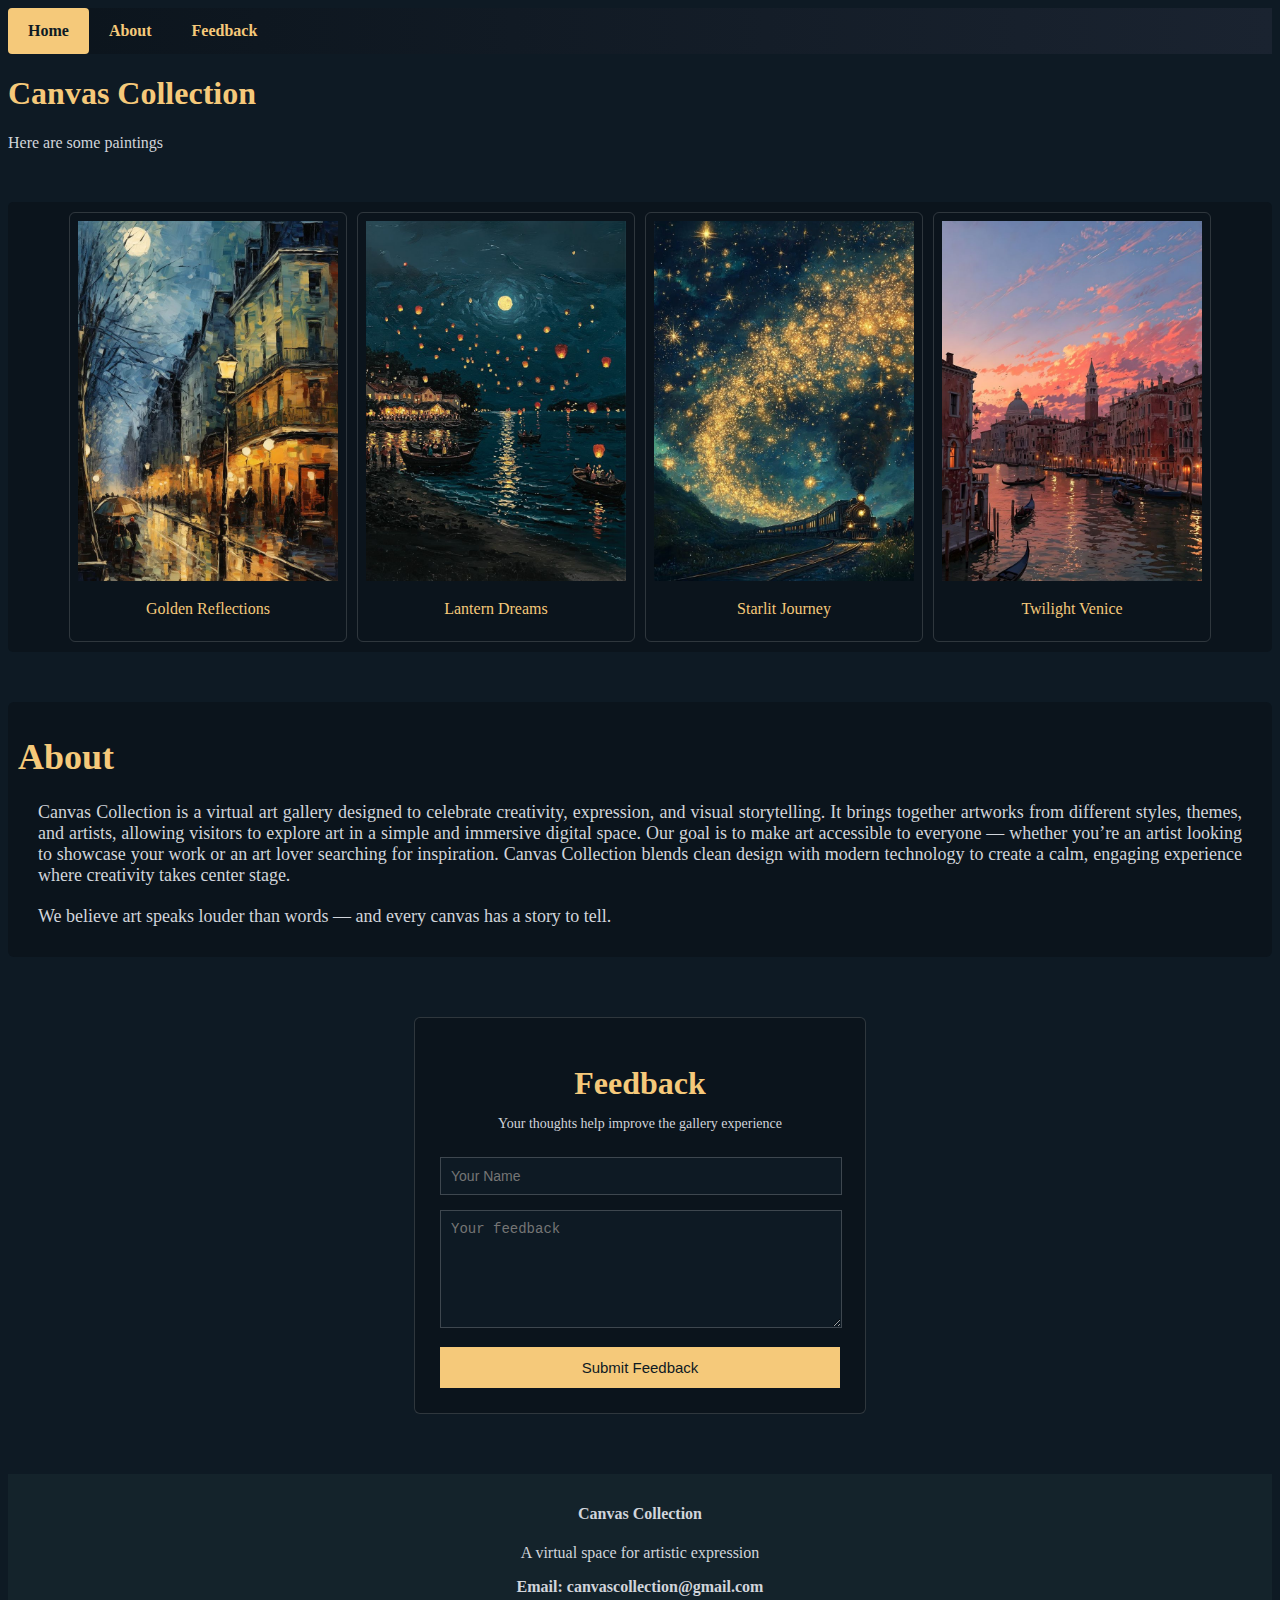
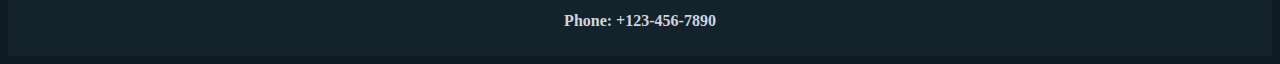
<file: index.html>
﻿<!DOCTYPE html>
<html lang="en">
<head>
    <meta charset="UTF-8">

    <meta name="viewport" content="width=device-width, initial-scale=1.0">

    <meta name="title" content="Virtual Art Gallery">
    <meta name="description" content="A virtual art gallery showcasing creative artworks across different styles, themes, and artists.">

    <meta name="keywords" content="art gallery, virtual gallery, paintings, digital art, artists, exhibitions">

    <meta name="author" content="Areeba Javed">
    <link rel="stylesheet" href="StyleSheet.css">

</head>

<body>
    <nav>
        <ul>
            <li><a class="active" href="#home">Home</a></li>
            <li><a href="#about">About</a></li>
            <li><a href="#feedback">Feedback</a></li>
        </ul>
    </nav>

    <!-- Header -->
    <div>
        <h1>Canvas Collection</h1>

        <p>Here are some paintings</p>
    </div>

    <!-- Gallery Section -->
    <section id="home">
        <div class="gallery">
            <div class="gallery-item">
                <img src="art1.jpg" alt="pic">

                <div class="item-desc">Golden Reflections</div>
            </div>

            <div class="gallery-item">
                <img src="art2.jpg" alt="pic">

                <div class="item-desc">Lantern Dreams</div>
            </div>

            <div class="gallery-item">
                <img src="art3.jpg" alt="pic">

                <div class="item-desc">Starlit Journey</div>
            </div>

            <div class="gallery-item">
                <img src="art4.jpg" alt="pic">

                <div class="item-desc">Twilight Venice</div>
            </div>

        </div>
    </section>

    <!-- About Section -->
    <section id="about">
        <div class="about">
            <h1>About</h1>
            <p>
                Canvas Collection is a virtual art gallery designed to celebrate creativity, expression, and visual storytelling.
                It brings together artworks from different styles, themes, and artists, allowing visitors to explore art in a simple and immersive digital space.

                Our goal is to make art accessible to everyone — whether you’re an artist looking to showcase your work or an art lover searching for inspiration.
                Canvas Collection blends clean design with modern technology to create a calm, engaging experience where creativity takes center stage.
            </p>

            <p> We believe art speaks louder than words — and every canvas has a story to tell.</p>
        </div>
    </section>

    <!-- Feedback Section -->
    <section id="feedback">
        <div class="feedback">

            <h1>Feedback</h1>
            <p>
                Your thoughts help improve the gallery experience
            </p>

            <form>
                <div>
                    <input type="text" placeholder="Your Name">
                </div>

                <div>
                    <textarea rows="6" placeholder="Your feedback" required></textarea>
                </div>

                <button type="submit">
                    Submit Feedback
                </button>
            </form>

        </div>
    </section>

    <!-- Footer -->
    <footer>
        <h4>Canvas Collection</h4>
        <p>A virtual space for artistic expression</p>
        <p><b>Email: canvascollection@gmail.com</b></p>
        <p><b>Phone: +123-456-7890</b></p>

    </footer>

</body>
</html>
</file>
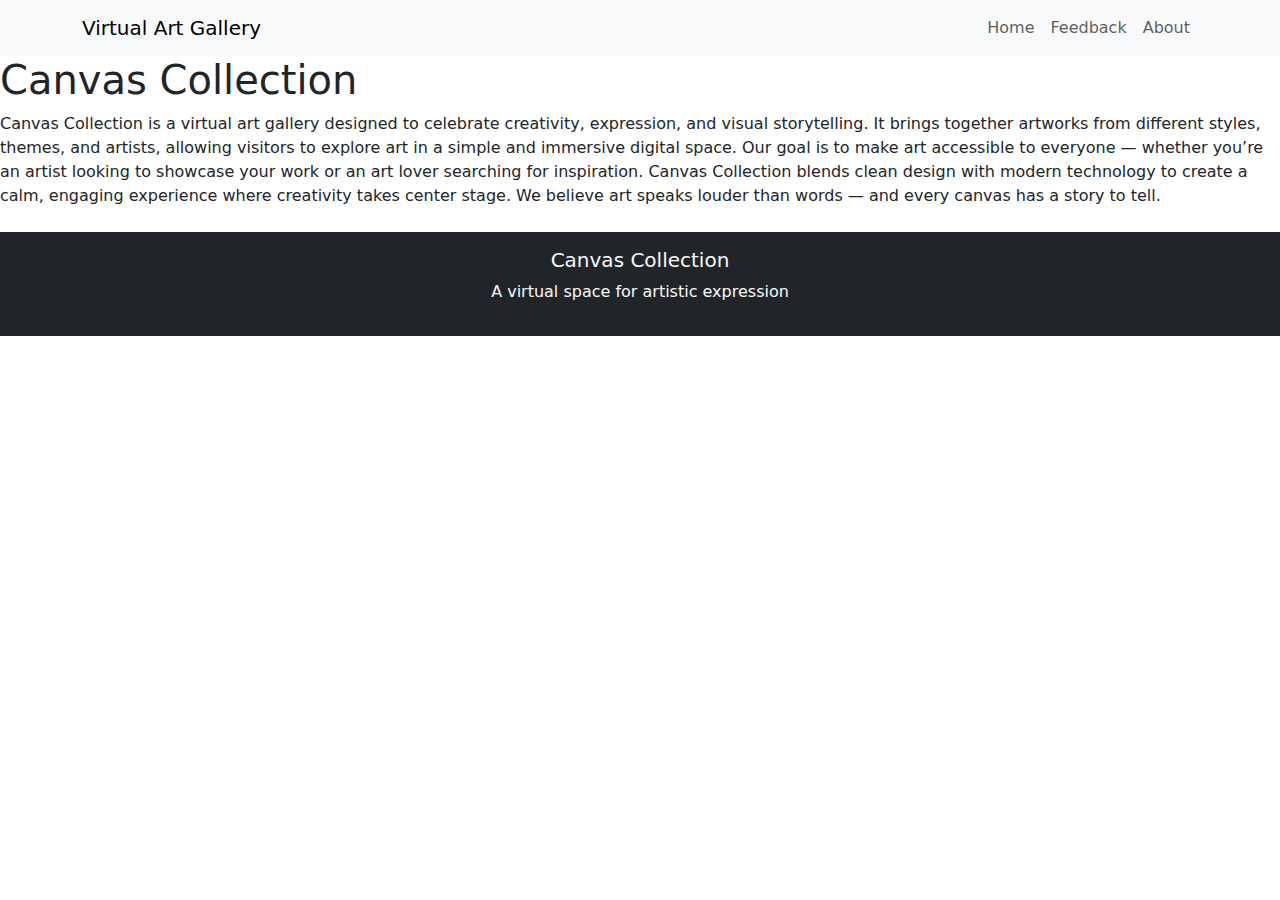
<file: about.html>
﻿<!DOCTYPE html>

<html lang="en" xmlns="http://www.w3.org/1999/xhtml">
<head>
    <meta charset="utf-8" />
    <title></title>
    <link href="https://cdn.jsdelivr.net/npm/bootstrap@5.3.2/dist/css/bootstrap.min.css" rel="stylesheet">
</head>
<nav class="navbar navbar-expand-sm navbar-light bg-light">
    <div class="container">
        <a class="navbar-brand" href="index.html">Virtual Art Gallery</a>
        <button class="navbar-toggler" type="button" data-bs-toggle="collapse" data-bs-target="#navbarNav"
                aria-controls="navbarNav" aria-expanded="false" aria-label="Toggle navigation">
            <span class="navbar-toggler-icon"></span>
        </button>
        <div class="collapse navbar-collapse" id="navbarNav">
            <ul class="navbar-nav ms-auto">
                <li class="nav-item">
                    <a class="nav-link" href="index.html">Home</a>
                </li>
                <li class="nav-item">
                    <a class="nav-link" href="feedback.html">Feedback</a>
                </li>
                <li class="nav-item">
                    <a class="nav-link" href="about.html">About</a>
                </li>
            </ul>
        </div>
    </div>
</nav>
<body>
    <h1> Canvas Collection </h1>
    <p>
        Canvas Collection is a virtual art gallery designed to celebrate creativity, expression, and visual storytelling.
        It brings together artworks from different styles, themes, and artists, allowing visitors to explore art in a simple and immersive digital space.

        Our goal is to make art accessible to everyone — whether you’re an artist looking to showcase your work or an art lover searching for inspiration.
        Canvas Collection blends clean design with modern technology to create a calm, engaging experience where creativity takes center stage.

        We believe art speaks louder than words — and every canvas has a story to tell.
    </p>

    
<!-- Footer -->
<footer class="bg-dark text-light text-center py-3 mt-4">
  <h5>Canvas Collection</h5>
  <p>A virtual space for artistic expression</p>
</footer>
</body>
</html>
</file>
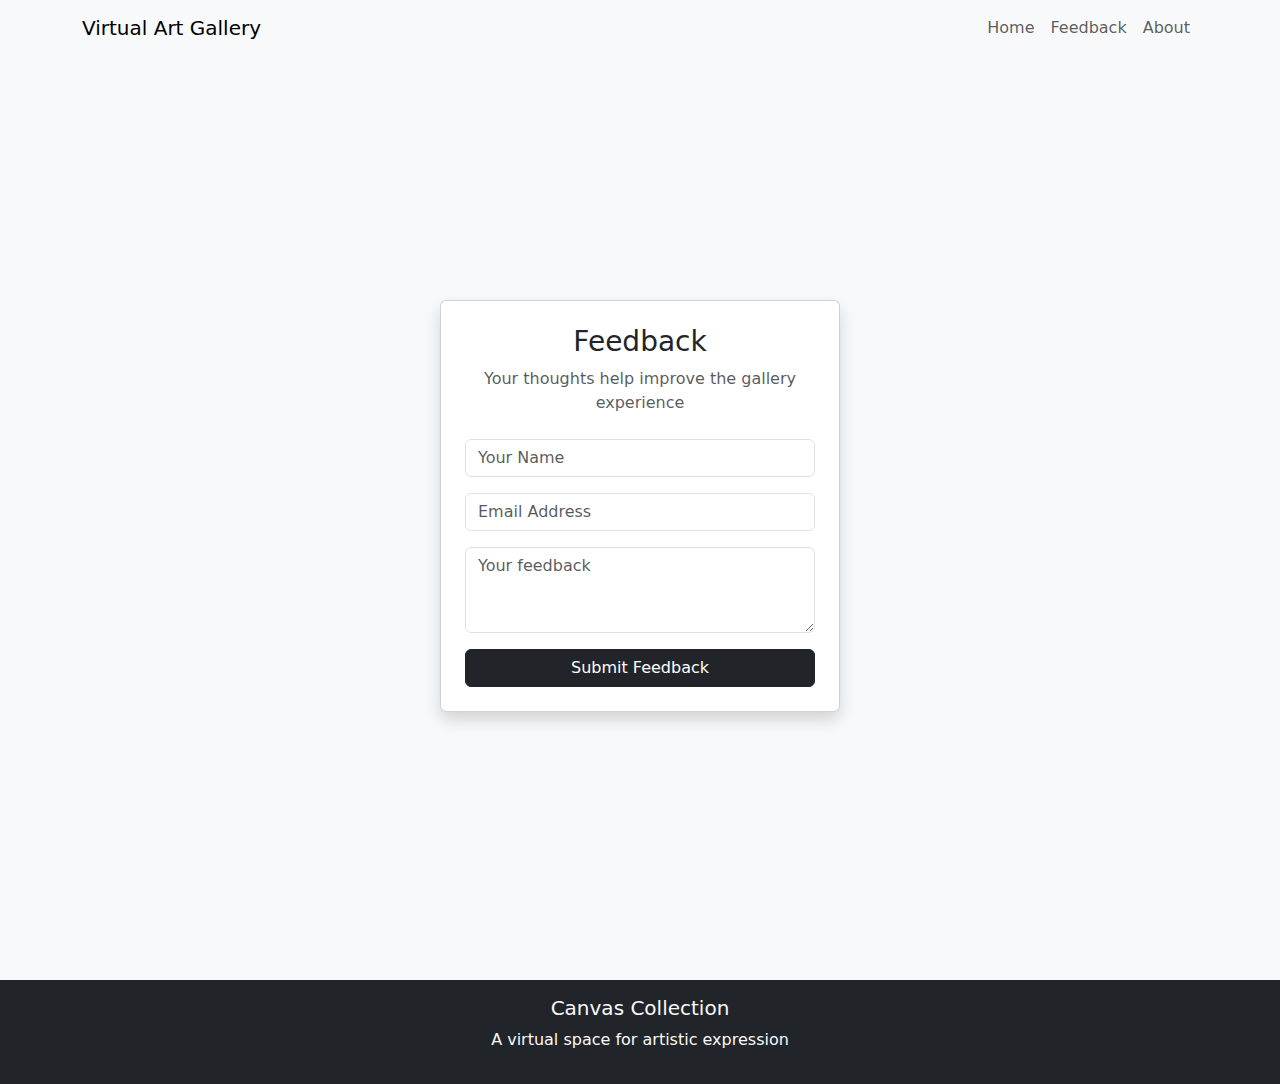
<file: feedback.html>
﻿<!DOCTYPE html>

<html lang="en" xmlns="http://www.w3.org/1999/xhtml">
<head>
    <meta charset="UTF-8">

    <meta name="viewport" content="width=device-width, initial-scale=1.0">

    <meta name="title" content="Virtual Art Gallery">
    <meta name="description" content="A virtual art gallery showcasing creative artworks across different styles, themes, and artists.">

    <meta name="keywords" content="art gallery, virtual gallery, paintings, digital art, artists, exhibitions">

    <meta name="author" content="Areeba Javed">
    <link href="https://cdn.jsdelivr.net/npm/bootstrap@5.3.2/dist/css/bootstrap.min.css" rel="stylesheet">

    <nav class="navbar navbar-expand-sm navbar-light bg-light">
        <div class="container">
            <a class="navbar-brand" href="index.html">Virtual Art Gallery</a>
            <button class="navbar-toggler" type="button" data-bs-toggle="collapse" data-bs-target="#navbarNav"
                    aria-controls="navbarNav" aria-expanded="false" aria-label="Toggle navigation">
                <span class="navbar-toggler-icon"></span>
            </button>
            <div class="collapse navbar-collapse" id="navbarNav">
                <ul class="navbar-nav ms-auto">
                    <li class="nav-item">
                        <a class="nav-link" href="index.html">Home</a>
                    </li>
                    <li class="nav-item">
                        <a class="nav-link" href="feedback.html">Feedback</a>
                    </li>
                    <li class="nav-item">
                        <a class="nav-link" href="about.html">About</a>
                    </li>
                </ul>
            </div>
        </div>
    </nav>
</head>
<body>


    <body class="bg-light">

        <!-- Page Container -->
        <div class="container vh-100 d-flex align-items-center justify-content-center">

            <!-- Feedback Card -->
            <div class="card shadow p-4" style="width: 400px;">

                <h3 class="text-center mb-2">Feedback</h3>
                <p class="text-center text-muted mb-4">
                    Your thoughts help improve the gallery experience
                </p>

                <!-- Feedback Form -->
                <form>
                    <div class="mb-3">
                        <input type="text" class="form-control" placeholder="Your Name">
                    </div>

                    <div class="mb-3">
                        <input type="email" class="form-control" placeholder="Email Address">
                    </div>

                    <div class="mb-3">
                        <textarea class="form-control" rows="3" placeholder="Your feedback" required></textarea>
                    </div>

                    <button type="submit" class="btn btn-dark w-100">
                        Submit Feedback
                    </button>
                </form>

            </div>
        </div>


        <!-- Footer -->
        <footer class="bg-dark text-light text-center py-3 mt-4">
            <h5>Canvas Collection</h5>
            <p>A virtual space for artistic expression</p>
        </footer>
    </body>
</html>
</file>
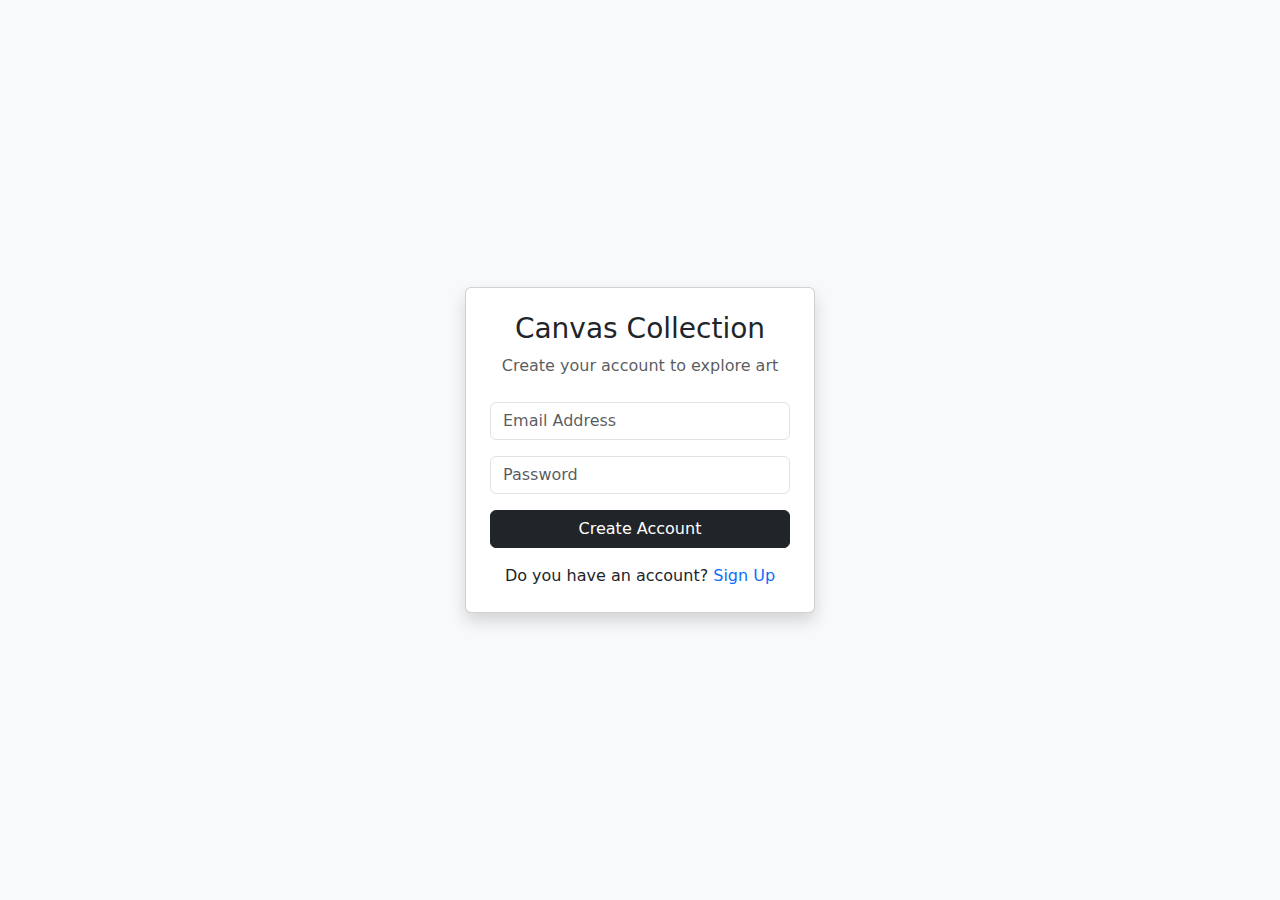
<file: signin.html>
﻿<!DOCTYPE html>
<html lang="en">
<head>
    <meta charset="UTF-8">
    <title>Sign Up | Canvas Collection</title>
    <meta name="viewport" content="width=device-width, initial-scale=1.0">

    <meta name="description" content="Create an account to explore the Canvas Collection art gallery.">

    <!-- Bootstrap CDN -->
    <link href="https://cdn.jsdelivr.net/npm/bootstrap@5.3.2/dist/css/bootstrap.min.css" rel="stylesheet">
</head>

<body class="bg-light d-flex align-items-center justify-content-center vh-100">

    <div class="card shadow p-4" style="width: 350px;">

        <h3 class="text-center mb-2">Canvas Collection</h3>
        <p class="text-center text-muted mb-4">Create your account to explore art</p>

        <form>
           
            <div class="mb-3">
                <input type="email" class="form-control" placeholder="Email Address" required>
            </div>

            <div class="mb-3">
                <input type="password" class="form-control" placeholder="Password" required>
            </div>

            <button onclick="" type="submit" class="btn btn-dark w-100">
                Create Account
            </button>
        </form>

        <p class="text-center mt-3 mb-0">
            Do you have an account?
            <a href="signup.html" class="text-decoration-none">Sign Up</a>
        </p>

    </div>

</body>
</html>
</file>
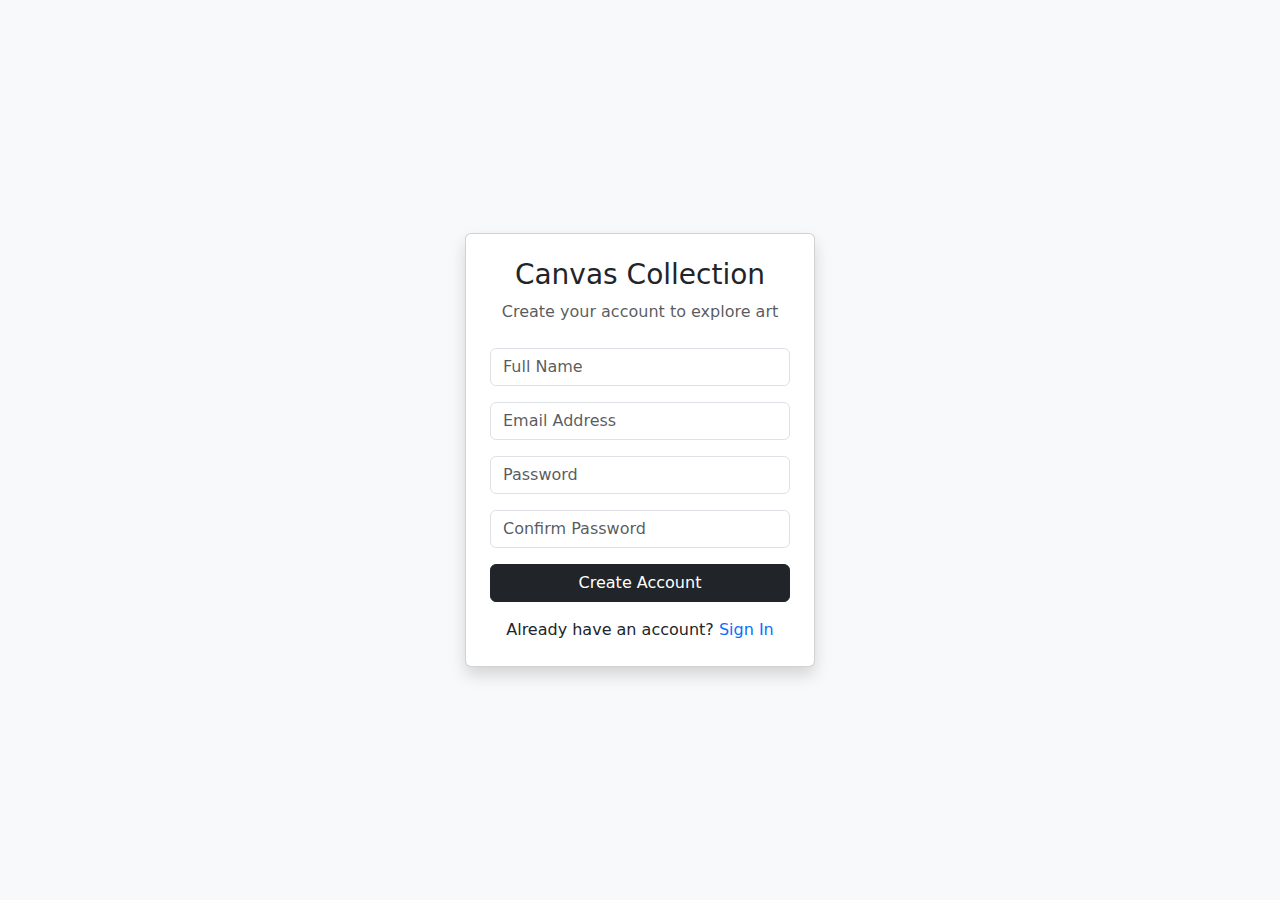
<file: signup.html>
﻿<!DOCTYPE html>
<html lang="en">
<head>
    <meta charset="UTF-8">
    <title>Sign Up | Canvas Collection</title>
    <meta name="viewport" content="width=device-width, initial-scale=1.0">

    <meta name="description" content="Create an account to explore the Canvas Collection art gallery.">

    <!-- Bootstrap CDN -->
    <link href="https://cdn.jsdelivr.net/npm/bootstrap@5.3.2/dist/css/bootstrap.min.css" rel="stylesheet">
</head>

<body class="bg-light d-flex align-items-center justify-content-center vh-100">

    <div class="card shadow p-4" style="width: 350px;">

        <h3 class="text-center mb-2">Canvas Collection</h3>
        <p class="text-center text-muted mb-4">Create your account to explore art</p>

        <form>
            <div class="mb-3">
                <input type="text" class="form-control" placeholder="Full Name" required>
            </div>

            <div class="mb-3">
                <input type="email" class="form-control" placeholder="Email Address" required>
            </div>

            <div class="mb-3">
                <input type="password" class="form-control" placeholder="Password" required>
            </div>

            <div class="mb-3">
                <input type="password" class="form-control" placeholder="Confirm Password" required>
            </div>

            <button onclick="" type="submit" class="btn btn-dark w-100">
                Create Account
            </button>
        </form>

        <p class="text-center mt-3 mb-0">
            Already have an account?
            <a href="signin.html" class="text-decoration-none">Sign In</a>
        </p>

    </div>

</body>
</html>
</file>
<file: StyleSheet.css>
* {
   
}
body {
    background-color: #0E1A24;
    font-family: 'Times New Roman';
    
    
}
html {
    scroll-behavior: smooth;
}


ul {
    list-style-type: none;
    margin: 0;
    padding: 0;
    background: linear-gradient(90deg, #0B141C, #1A2330); /* slightly lighter gradient for depth */
    display: flex;
    width:100%;
   
}

    ul li a {
        display: block;
        color: #F5C97A; 
        padding: 14px 20px;
        text-decoration: none;
        font-weight: bold;
        transition: 0.3s;
    }

        ul li a:hover:not(.active) {
            background-color: #F5C97A; 
            color: #0E1A24; 
            border-radius: 4px;
        }

        ul li a.active {
            background-color: #F5C97A; 
            color: #0E1A24; 
            border-radius: 4px;
        }


h1 {
    color: #F5C97A;
}
p {
    color: #D1D5DB;
}
div.gallery {
    display: flex;
    flex-wrap: wrap;
    justify-content: center;
    gap: 10px;
    background-color: #0B141C;
    padding: 10px;
    margin-top: 50px;
    margin-bottom: 50px;
    border-radius: 5px;
}
div.gallery-item {
    border: 1px solid rgba(255, 255, 255, 0.15);
    padding: 8px;
    border-radius: 6px;
    width: 260px;
}

    div.gallery-item:hover {
        border-color: #F5C97A;
      
    }

    div.gallery-item img {
        width: 100%;
        height: 360px;
        object-fit: cover;
       
    }

    div.gallery-item div.item-desc {
        padding: 15px;
        text-align: center;
        color: #F5C97A;
    }
div.about {
    text-align: justify;
    font-size: 18px;
    background-color: #0B141C;
    padding: 10px;
    margin-top: 50px;
    border-radius: 6px;
}
    div.about p {
        margin: 20px;
    }
.feedback {
    max-width: 400px;
    margin: 60px auto;
    padding: 25px;
    background-color: #0B141C;
    border: 1px solid rgba(255, 255, 255, 0.15);
    text-align: left;
    border-radius: 6px;
}
    .feedback h1 {
        color: #F5C97A;
        text-align: center;
        margin-bottom: 10px;
    }

    .feedback p {
        color: #D1D5DB;
        text-align: center;
        margin-bottom: 25px;
        font-size: 14px;
    }
    .feedback form div {
        margin-bottom: 15px;
        
    }
    .feedback input,
    .feedback textarea {
        width: 95%;
        padding: 10px;
        background-color: #0E1A24;
        border: 1px solid rgba(255, 255, 255, 0.2);
        color: #D1D5DB;
        font-size: 14px;
    }
        .feedback input:focus,
        .feedback textarea:focus {
            outline: none;
            border-color: #F5C97A;
        }
    .feedback button {
        width: 100%;
        padding: 12px;
        background-color: #F5C97A;
        color: #0E1A24;
        border: none;
        font-size: 15px;
        cursor: pointer;
    }
        .feedback button:hover {
            background-color: #e6b860;
        }
footer {
    background-color: #14232B; 
    color: #D1D5DB;
    text-align: center;
    padding: 10px;
}
</file>
